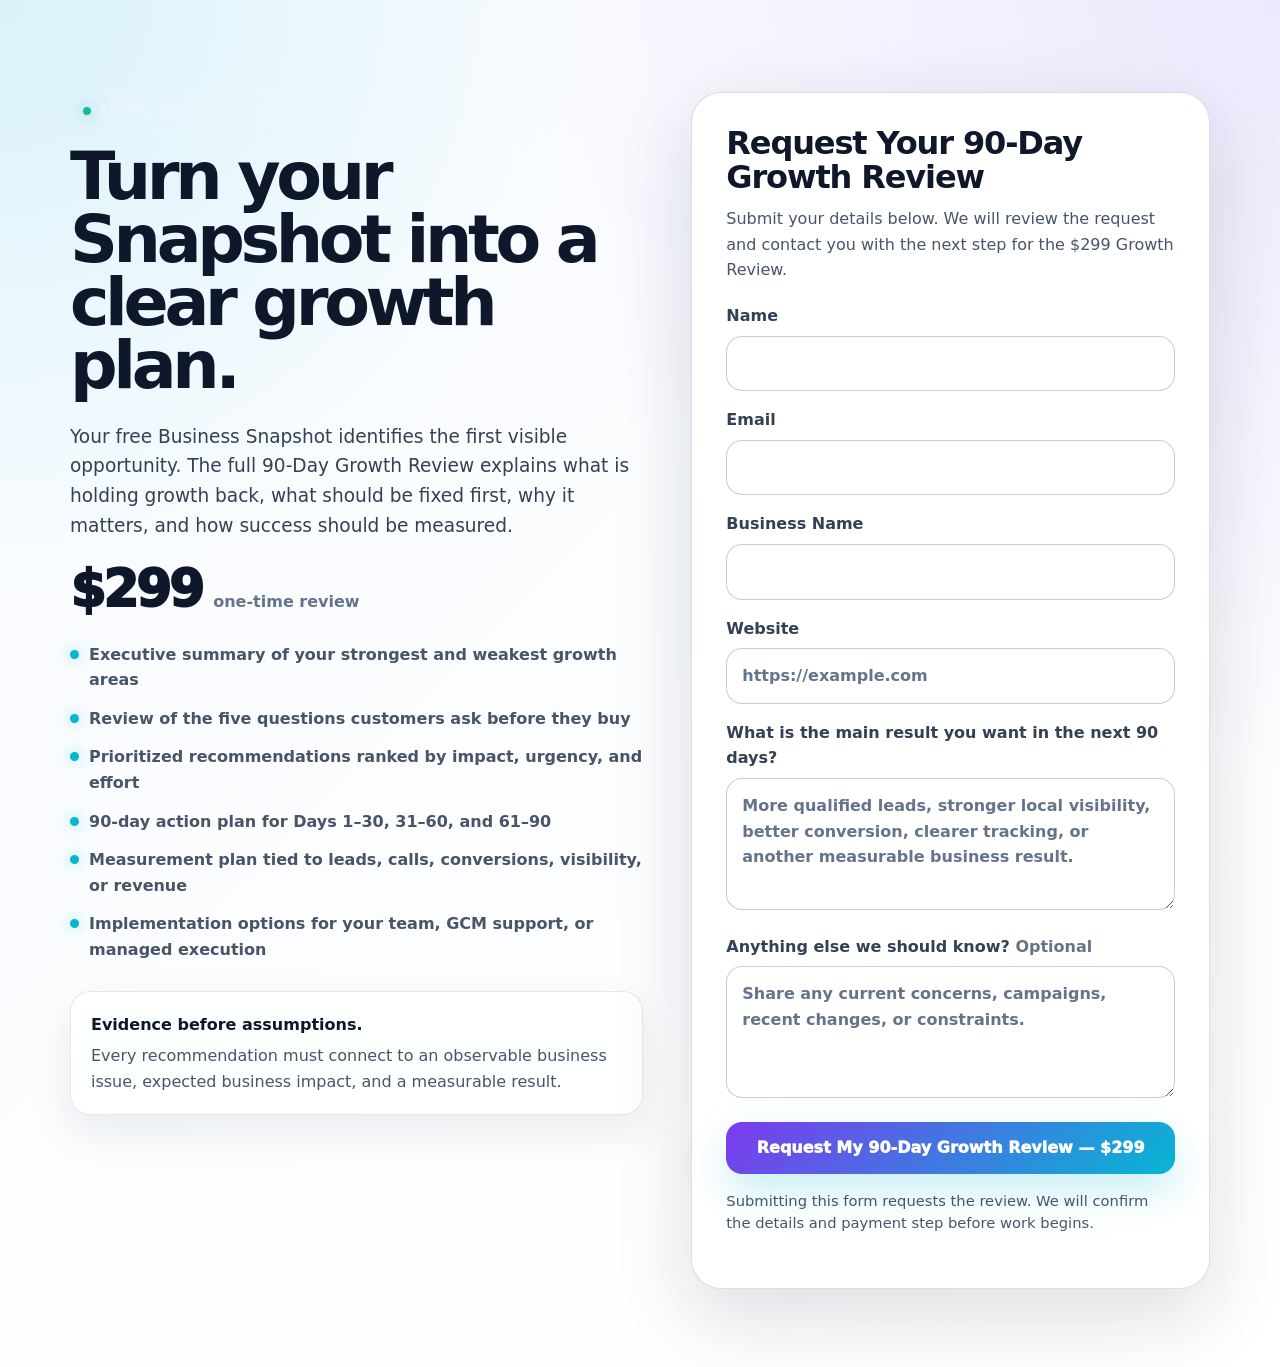
<file: growth-review.html>
<!-- =========================================================
   Global Concepts Media
   File: growth-review.html
   Version: 1.1.1
   Updated: 2026-09-14
   Status: Production Road-Test Candidate
   Sprint: Core Web Vitals — Growth Review Test
   Purpose:
     Preserve the existing 90-Day Growth Review page while
     reducing LCP and Total Blocking Time.

   Performance changes:
     1. Removed render-blocking external styles.css from this page.
     2. Inlined only the CSS required by this page.
     3. Removed unused shared.js from this page.
     4. Delayed Google Analytics until first interaction or
        7 seconds after window load.
     5. Added connection hints for Google Analytics origins.
     6. Preserved GA4 measurement ID G-SS32Y6EEDM.
     7. Preserved existing form fields, content, layout, and
        website-query prefill behavior.

   Baseline before deployment:
     LCP: 4.24s
     TBT: 624ms
     CLS: 0.000

   Fix → Build → Deploy → Test
   ========================================================= -->

<!doctype html>
<html lang="en">
<head>
  <meta charset="utf-8" />

  <meta
    name="viewport"
    content="width=device-width,initial-scale=1"
  />

  <meta
    name="description"
    content="Request a consultant-reviewed 90-Day Growth Review from Global Concepts Media. Get a prioritized growth roadmap based on observable evidence for $299."
  />

  <title>
    90-Day Growth Review — $299 | Global Concepts Media
  </title>

  <link
    rel="canonical"
    href="https://globalconceptsmedia.com/growth-review"
  />

  <link
    rel="icon"
    href="./images/logo.jpg"
  />

  <!--
    Connection hints only.
    The Google Analytics JavaScript itself is intentionally delayed
    so third-party code does not compete with initial rendering.
  -->
  <link
    rel="preconnect"
    href="https://www.googletagmanager.com"
    crossorigin
  />

  <link
    rel="preconnect"
    href="https://www.google-analytics.com"
    crossorigin
  />

  <link
    rel="dns-prefetch"
    href="//www.googletagmanager.com"
  />

  <link
    rel="dns-prefetch"
    href="//www.google-analytics.com"
  />

  <style>
    /* =========================================================
       GCM Growth Review — Critical / Complete Page CSS
       Version: 1.1.0

       This page is intentionally self-contained so the browser
       does not need styles.css before painting the page.
       ========================================================= */

    :root {
      --brand1: #7c3aed;
      --brand2: #06b6d4;
      --brand3: #22c55e;
    }

    * {
      box-sizing: border-box;
    }

    html {
      min-height: 100%;
      text-size-adjust: 100%;
      -webkit-text-size-adjust: 100%;
    }

    body {
      min-height: 100%;
      margin: 0;

      color: #0f172a;

      font-family:
        Inter,
        ui-sans-serif,
        system-ui,
        -apple-system,
        BlinkMacSystemFont,
        "Segoe UI",
        Roboto,
        Helvetica,
        Arial,
        sans-serif;

      line-height: 1.6;

      background:
        radial-gradient(
          circle at top left,
          rgba(6, 182, 212, 0.13),
          transparent 32%
        ),
        radial-gradient(
          circle at top right,
          rgba(124, 58, 237, 0.11),
          transparent 42%
        ),
        linear-gradient(
          135deg,
          #f8fbff,
          #ffffff
        );

      -webkit-font-smoothing: antialiased;
      -moz-osx-font-smoothing: grayscale;

      overflow-x: hidden;
    }

    button,
    input,
    textarea,
    select {
      font: inherit;
    }

    p {
      margin: 0 0 14px;
    }

    ::selection {
      background: rgba(6, 182, 212, 0.30);
    }

    :focus-visible {
      outline: 3px solid rgba(6, 182, 212, 0.62);
      outline-offset: 4px;
      border-radius: 10px;
    }

    .container {
      width: min(
        1140px,
        calc(100% - 40px)
      );

      margin-inline: auto;
    }

    /* ---------------------------------------------------------
       Eyebrow
       --------------------------------------------------------- */

    .eyebrow {
      display: inline-flex;
      align-items: center;
      gap: 8px;

      margin-bottom: 15px;

      padding: 7px 12px;

      border: 1px solid rgba(255, 255, 255, 0.15);
      border-radius: 999px;

      background:
        linear-gradient(
          180deg,
          rgba(255, 255, 255, 0.085),
          rgba(255, 255, 255, 0.038)
        );

      color: rgba(238, 244, 255, 0.90);

      font-size: 0.85rem;
      font-weight: 850;
      letter-spacing: 0.025em;
    }

    .eyebrow::before {
      content: "";

      width: 8px;
      height: 8px;

      flex: 0 0 auto;

      border-radius: 50%;

      background:
        linear-gradient(
          135deg,
          var(--brand2),
          var(--brand3)
        );

      box-shadow:
        0 0 18px rgba(6, 182, 212, 0.78);
    }

    /* ---------------------------------------------------------
       Main page layout
       --------------------------------------------------------- */

    .growth-wrap {
      min-height: 100vh;
      padding: 92px 0 78px;
    }

    .growth-grid {
      display: grid;

      grid-template-columns:
        1.05fr
        0.95fr;

      gap: 48px;

      align-items: start;
    }

    /* ---------------------------------------------------------
       Left column
       --------------------------------------------------------- */

    .growth-copy h1 {
      max-width: 760px;

      margin: 0 0 24px;

      color: #0f172a;

      font-size:
        clamp(
          2.6rem,
          5.2vw,
          5rem
        );

      line-height: 0.95;
      letter-spacing: -0.065em;
    }

    .growth-copy p {
      max-width: 700px;

      color: #334155;

      font-size:
        clamp(
          1.08rem,
          1.45vw,
          1.2rem
        );
    }

    .price-line {
      display: flex;
      align-items: baseline;

      gap: 12px;

      margin: 24px 0 8px;
    }

    .price {
      color: #0f172a;

      font-size:
        clamp(
          2.4rem,
          4vw,
          4rem
        );

      font-weight: 950;
      letter-spacing: -0.055em;
      line-height: 1;
    }

    .price-note {
      color: #64748b;
      font-weight: 800;
    }

    .growth-list {
      display: grid;
      gap: 13px;

      margin: 26px 0 0;
      padding: 0;

      list-style: none;

      color: #475569;
      font-weight: 750;
    }

    .growth-list li {
      display: flex;
      align-items: flex-start;

      gap: 10px;
    }

    .growth-list li::before {
      content: "";

      width: 9px;
      height: 9px;

      flex: 0 0 auto;

      margin-top: 8px;

      border-radius: 50%;

      background: #06b6d4;

      box-shadow:
        0 0 16px rgba(6, 182, 212, 0.55);
    }

    .growth-proof {
      margin-top: 28px;

      padding: 20px;

      border:
        1px solid
        rgba(15, 23, 42, 0.10);

      border-radius: 20px;

      background:
        rgba(255, 255, 255, 0.72);

      box-shadow:
        0 16px 40px
        rgba(15, 23, 42, 0.08);
    }

    .growth-proof strong {
      display: block;

      margin-bottom: 6px;

      color: #0f172a;
    }

    .growth-proof p {
      margin: 0;

      color: #475569;

      font-size: 1rem;
    }

    /* ---------------------------------------------------------
       Form card
       --------------------------------------------------------- */

    .growth-card {
      padding: 34px;

      color: #0f172a;

      background: #ffffff;

      border:
        1px solid
        rgba(15, 23, 42, 0.14);

      border-radius: 30px;

      box-shadow:
        0 26px 80px
        rgba(15, 23, 42, 0.14);
    }

    .growth-card h2 {
      margin: 0 0 12px;

      color: #0f172a;

      font-size: 2rem;

      line-height: 1.05;
      letter-spacing: -0.035em;
    }

    .growth-card p {
      margin: 0 0 20px;

      color: #475569;
    }

    /* ---------------------------------------------------------
       Form
       --------------------------------------------------------- */

    .growth-form {
      display: grid;
      gap: 16px;
    }

    .growth-form label {
      display: block;

      color: #334155;

      font-weight: 900;
    }

    .growth-form label > span {
      display: block;

      margin-bottom: 7px;

      color: #334155;
    }

    .optional {
      display: inline;

      color: #64748b;

      font-weight: 700;
    }

    .growth-form input,
    .growth-form textarea,
    .growth-form select {
      width: 100%;

      padding: 14px 15px;

      color: #0f172a;

      background: #ffffff;

      border:
        1px solid
        rgba(15, 23, 42, 0.22);

      border-radius: 16px;

      outline: none;
    }

    .growth-form input::placeholder,
    .growth-form textarea::placeholder {
      color: #64748b;
      opacity: 1;
    }

    .growth-form input:focus,
    .growth-form textarea:focus,
    .growth-form select:focus {
      border-color: #06b6d4;

      box-shadow:
        0 0 0 4px
        rgba(6, 182, 212, 0.18);
    }

    .growth-form textarea {
      min-height: 132px;

      resize: vertical;
    }

    .growth-form button {
      width: 100%;
      min-height: 52px;

      border: 0;
      border-radius: 16px;

      color: #ffffff;

      background:
        linear-gradient(
          135deg,
          #7c3aed,
          #06b6d4
        );

      font-weight: 950;

      cursor: pointer;

      box-shadow:
        0 18px 42px
        rgba(6, 182, 212, 0.22);

      transition:
        transform 0.16s ease,
        box-shadow 0.16s ease;
    }

    .growth-form button:hover {
      transform: translateY(-2px);

      box-shadow:
        0 24px 58px
        rgba(6, 182, 212, 0.28);
    }

    .form-note {
      margin: 0;

      color: #64748b;

      font-size: 0.92rem;

      line-height: 1.5;
    }

    /* ---------------------------------------------------------
       Responsive
       --------------------------------------------------------- */

    @media (max-width: 900px) {
      .growth-wrap {
        padding: 58px 0;
      }

      .growth-grid {
        grid-template-columns: 1fr;

        gap: 28px;
      }
    }

    @media (max-width: 680px) {
      .growth-card {
        padding: 22px;

        border-radius: 24px;
      }
    }
  </style>

  <!-- =======================================================
       GA4 lightweight bootstrap

       Important:
       These calls only populate dataLayer. They do NOT download
       Google's external JavaScript yet.
       ======================================================= -->

  <script>
    window.dataLayer = window.dataLayer || [];

    function gtag() {
      window.dataLayer.push(arguments);
    }

    gtag("js", new Date());

    gtag(
      "config",
      "G-SS32Y6EEDM",
      {
        anonymize_ip: true
      }
    );
  </script>
</head>

<body>
  <main class="growth-wrap">
    <div class="container growth-grid">

      <!-- =====================================================
           Growth Review offer
           ===================================================== -->

      <section class="growth-copy">

        <div class="eyebrow">
          90-Day Growth Review™
        </div>

        <h1>
          Turn your Snapshot into a clear growth plan.
        </h1>

        <p>
          Your free Business Snapshot identifies the first visible opportunity.
          The full 90-Day Growth Review explains what is holding growth back,
          what should be fixed first, why it matters, and how success should be measured.
        </p>

        <div class="price-line">
          <span class="price">
            $299
          </span>

          <span class="price-note">
            one-time review
          </span>
        </div>

        <ul class="growth-list">
          <li>
            Executive summary of your strongest and weakest growth areas
          </li>

          <li>
            Review of the five questions customers ask before they buy
          </li>

          <li>
            Prioritized recommendations ranked by impact, urgency, and effort
          </li>

          <li>
            90-day action plan for Days 1–30, 31–60, and 61–90
          </li>

          <li>
            Measurement plan tied to leads, calls, conversions, visibility, or revenue
          </li>

          <li>
            Implementation options for your team, GCM support, or managed execution
          </li>
        </ul>

        <div class="growth-proof">
          <strong>
            Evidence before assumptions.
          </strong>

          <p>
            Every recommendation must connect to an observable business issue,
            expected business impact, and a measurable result.
          </p>
        </div>
      </section>

      <!-- =====================================================
           Growth Review request form
           ===================================================== -->

      <section
        class="growth-card"
        aria-label="90-Day Growth Review request form"
      >

        <h2>
          Request Your 90-Day Growth Review
        </h2>

        <p>
          Submit your details below. We will review the request and contact you
          with the next step for the $299 Growth Review.
        </p>

        <form
          class="growth-form"
          name="growth-review"
          method="POST"
          data-netlify="true"
          netlify-honeypot="bot-field"
        >

          <input
            type="hidden"
            name="form-name"
            value="growth-review"
          />

          <input
            type="hidden"
            name="product"
            value="90-Day Growth Review"
          />

          <input
            type="hidden"
            name="price"
            value="$299"
          />

          <p hidden>
            <label>
              Do not fill this out:
              <input name="bot-field" />
            </label>
          </p>

          <label>
            <span>
              Name
            </span>

            <input
              type="text"
              name="name"
              autocomplete="name"
              required
            />
          </label>

          <label>
            <span>
              Email
            </span>

            <input
              type="email"
              name="email"
              autocomplete="email"
              required
            />
          </label>

          <label>
            <span>
              Business Name
            </span>

            <input
              type="text"
              name="business-name"
              autocomplete="organization"
              required
            />
          </label>

          <label>
            <span>
              Website
            </span>

            <input
              type="url"
              name="website"
              id="website"
              autocomplete="url"
              placeholder="https://example.com"
              required
            />
          </label>

          <label>
            <span>
              What is the main result you want in the next 90 days?
            </span>

            <textarea
              name="growth-goal"
              placeholder="More qualified leads, stronger local visibility, better conversion, clearer tracking, or another measurable business result."
              required
            ></textarea>
          </label>

          <label>
            <span>
              Anything else we should know?
              <span class="optional">
                Optional
              </span>
            </span>

            <textarea
              name="additional-context"
              placeholder="Share any current concerns, campaigns, recent changes, or constraints."
            ></textarea>
          </label>

          <button type="submit">
            Request My 90-Day Growth Review — $299
          </button>

          <p class="form-note">
            Submitting this form requests the review. We will confirm the details
            and payment step before work begins.
          </p>
        </form>
      </section>
    </div>
  </main>

  <script>
    /* =========================================================
       Website field prefill
       Preserves existing behavior:
       /growth-review?website=https://example.com
       ========================================================= */

    (function () {
      const params =
        new URLSearchParams(
          window.location.search
        );

      const websiteField =
        document.getElementById(
          "website"
        );

      const websiteFromQuery =
        params.get(
          "website"
        );

      if (
        websiteFromQuery &&
        websiteField
      ) {
        websiteField.value =
          websiteFromQuery;
      }
    })();


    /* =========================================================
       Deferred GA4 loader
       Version: 1.1.0

       Goal:
       Keep Google's third-party JavaScript outside the critical
       rendering and initial-interactivity window.

       GA loads:
         - immediately after meaningful user interaction, OR
         - automatically 7 seconds after window load.

       The dataLayer/config calls above remain queued until the
       external gtag.js library arrives.
       ========================================================= */

    (function () {
      "use strict";

      const GA_MEASUREMENT_ID =
        "G-SS32Y6EEDM";

      const ANALYTICS_DELAY_MS =
        7000;

      let analyticsLoaded =
        false;

      function loadAnalytics() {
        if (analyticsLoaded) {
          return;
        }

        analyticsLoaded =
          true;

        const script =
          document.createElement(
            "script"
          );

        script.async =
          true;

        script.src =
          "https://www.googletagmanager.com/gtag/js?id=" +
          encodeURIComponent(
            GA_MEASUREMENT_ID
          );

        document.head.appendChild(
          script
        );

        removeInteractionListeners();
      }

      const interactionEvents = [
        "pointerdown",
        "keydown",
        "touchstart",
        "scroll"
      ];

      function removeInteractionListeners() {
        interactionEvents.forEach(
          function (eventName) {
            window.removeEventListener(
              eventName,
              loadAnalytics,
              false
            );
          }
        );
      }

      interactionEvents.forEach(
        function (eventName) {
          window.addEventListener(
            eventName,
            loadAnalytics,
            {
              once: true,
              passive: true
            }
          );
        }
      );

      window.addEventListener(
        "load",
        function () {
          window.setTimeout(
            loadAnalytics,
            ANALYTICS_DELAY_MS
          );
        },
        {
          once: true
        }
      );
    })();
  </script>
</body>
</html>
</file>
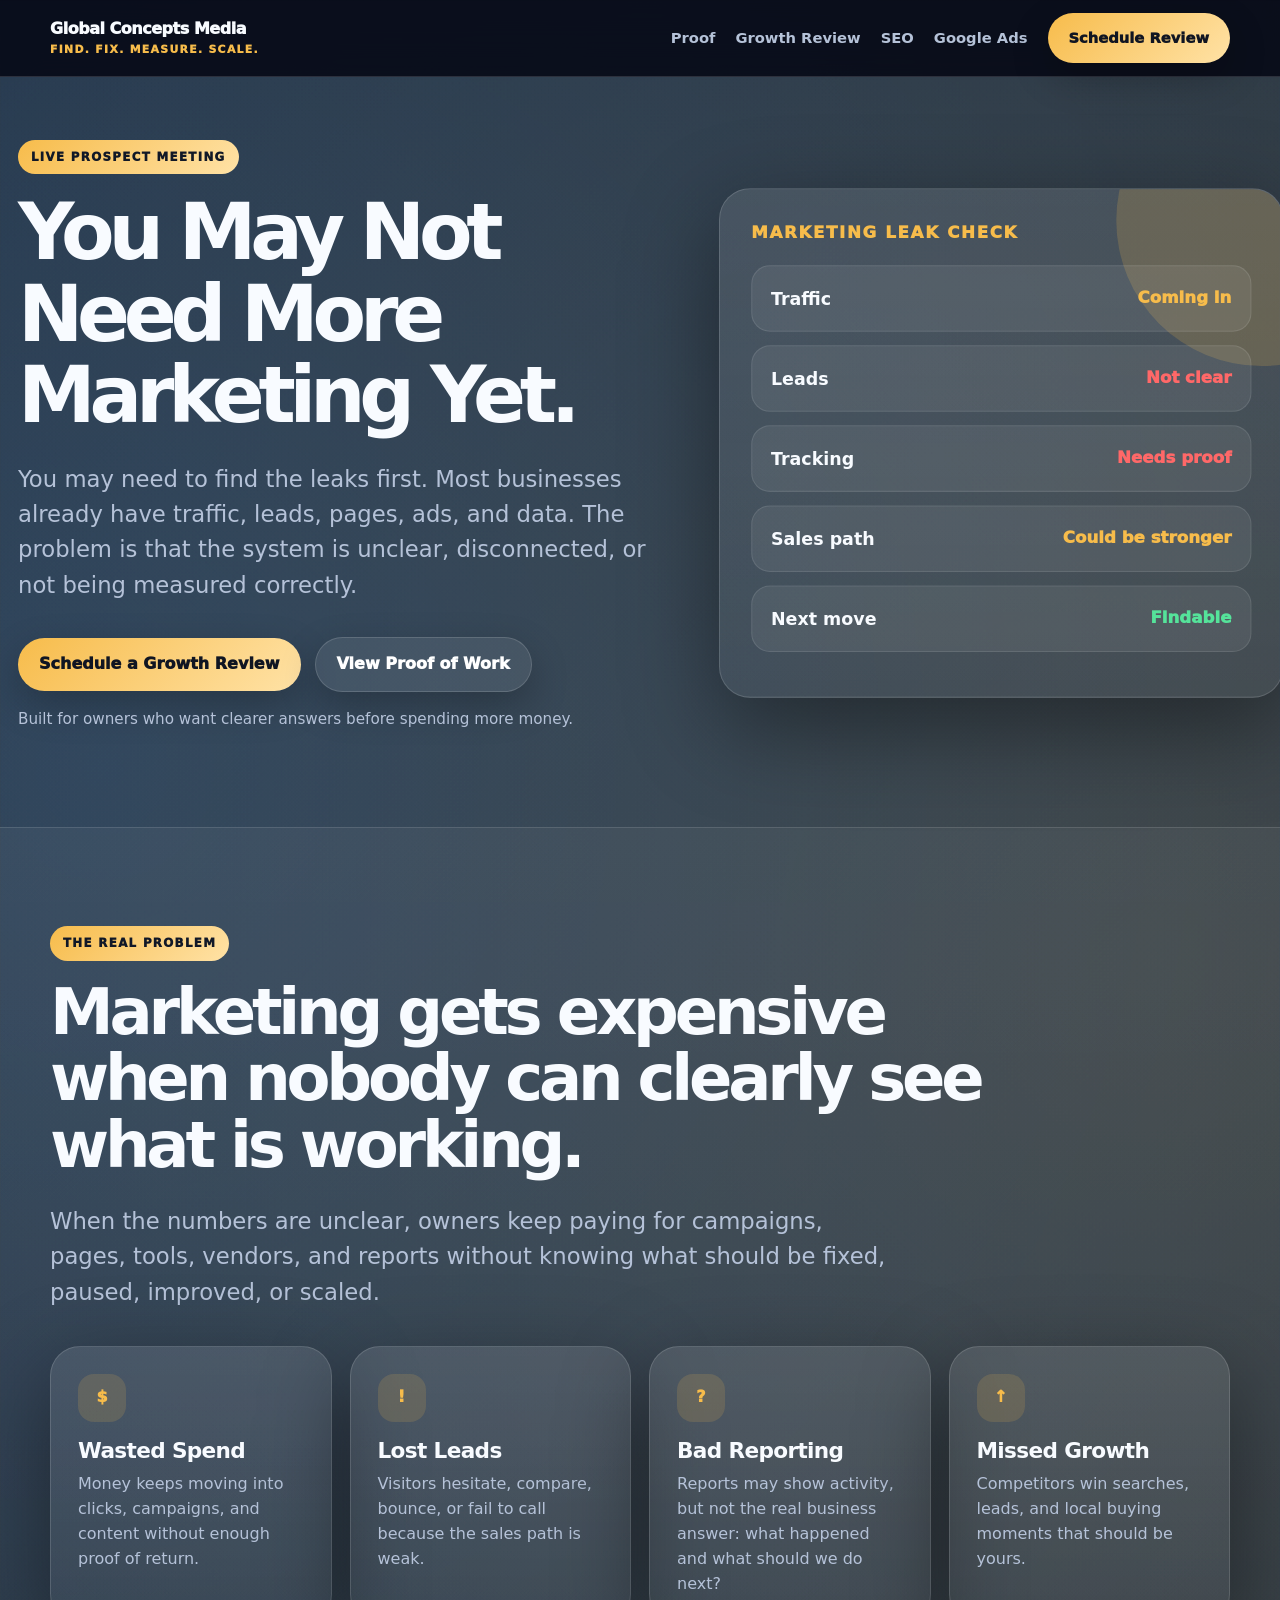
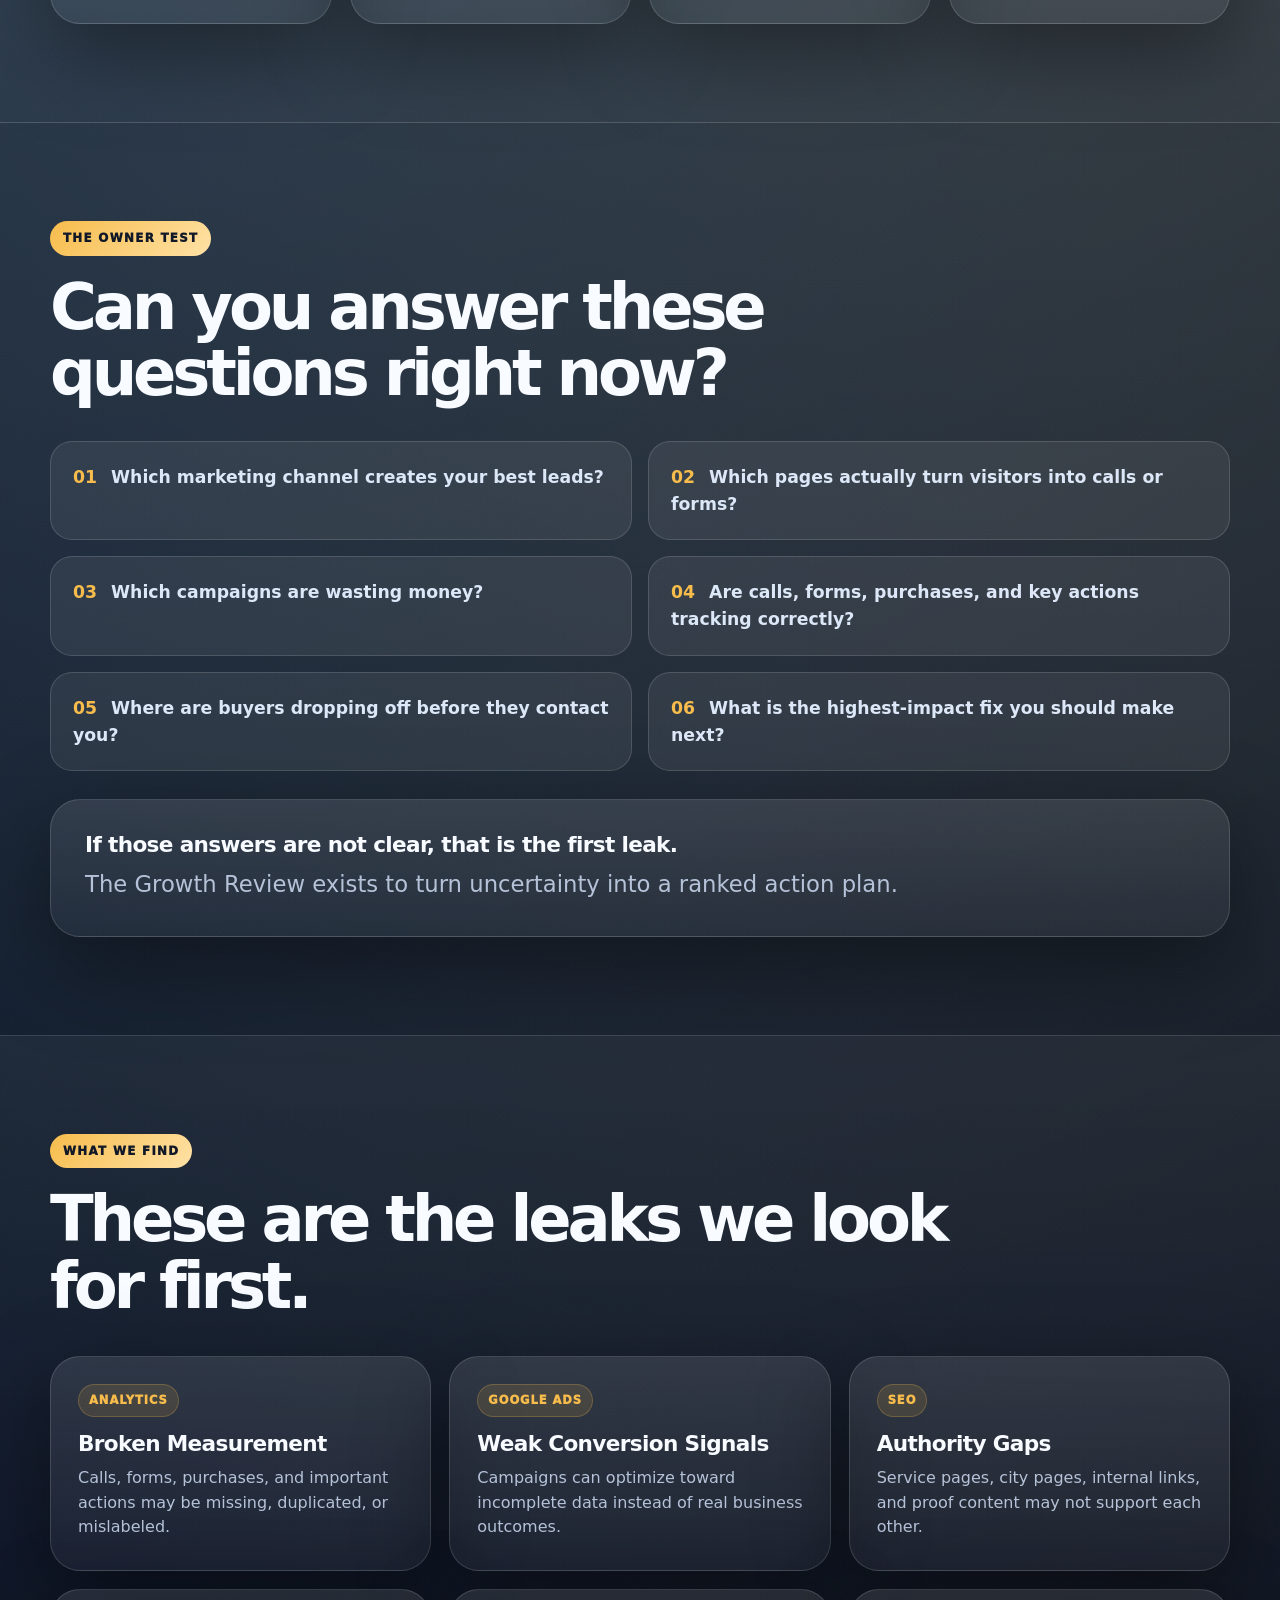
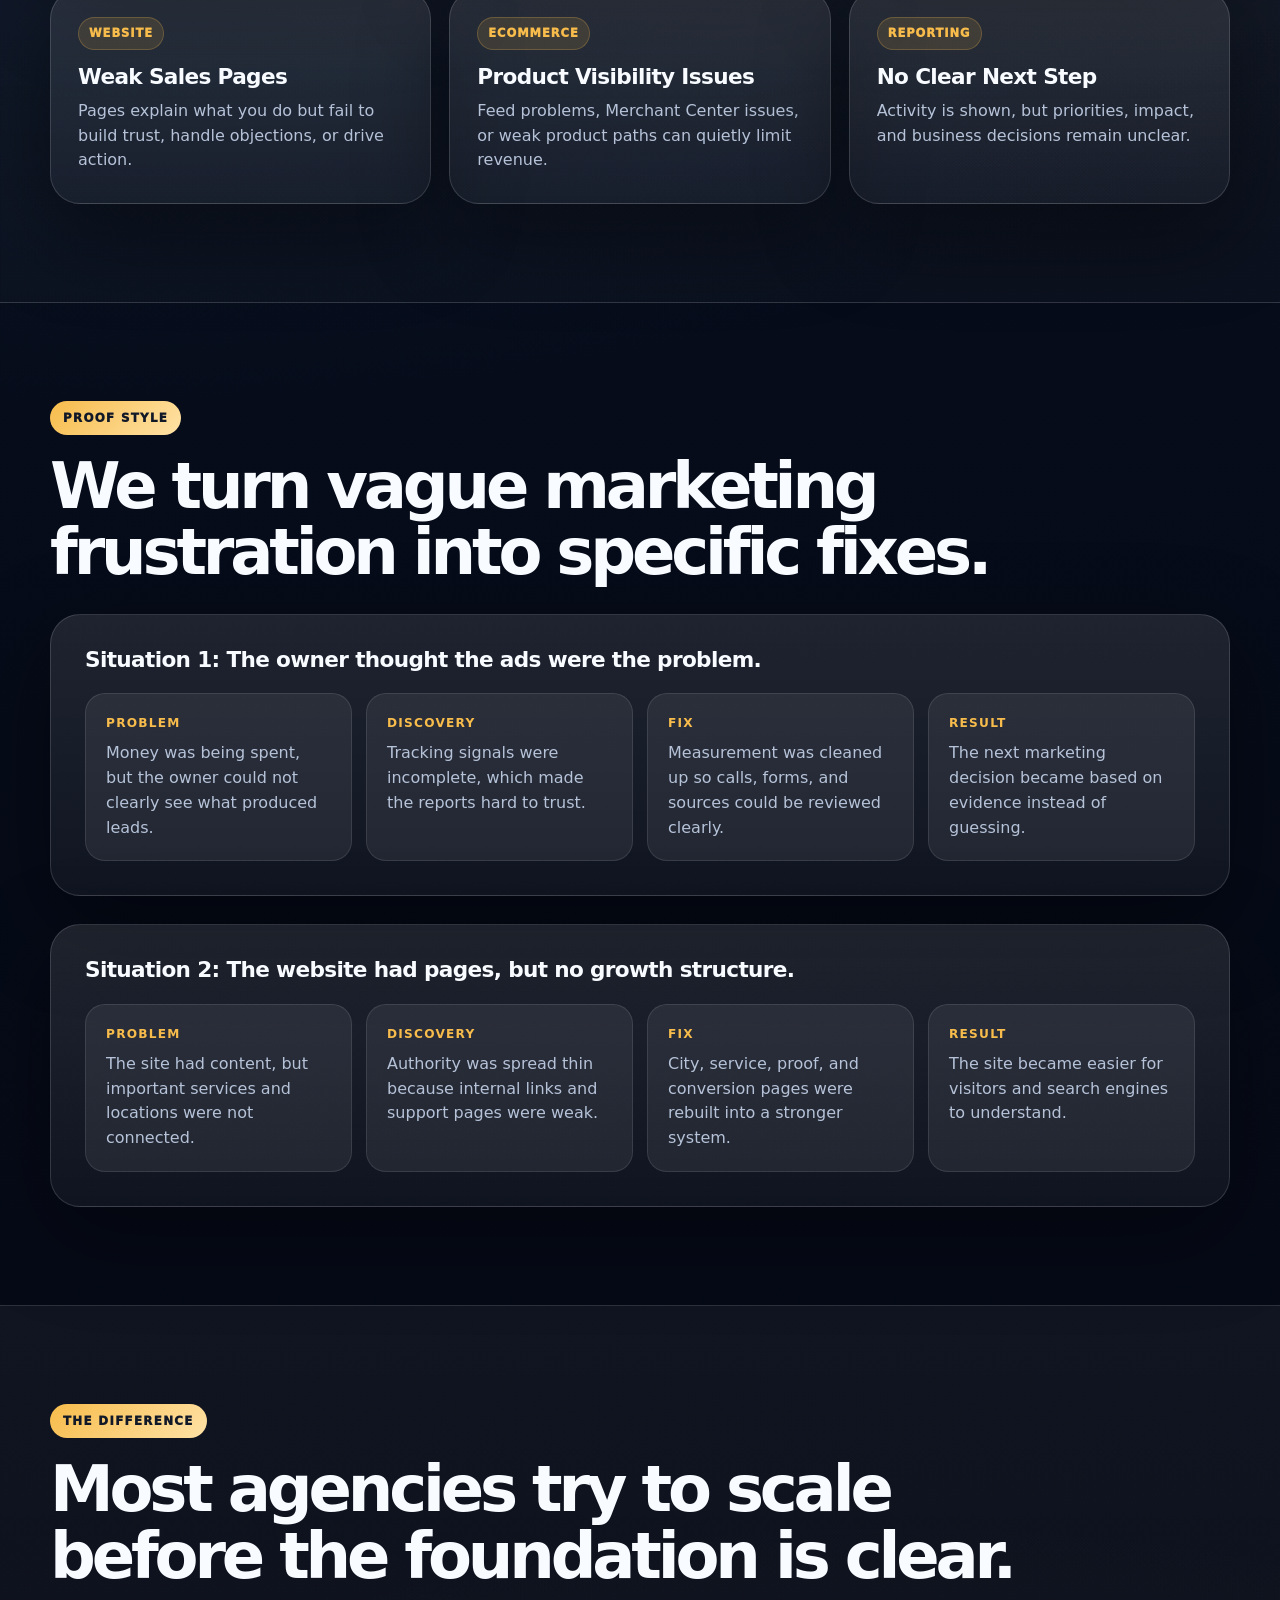
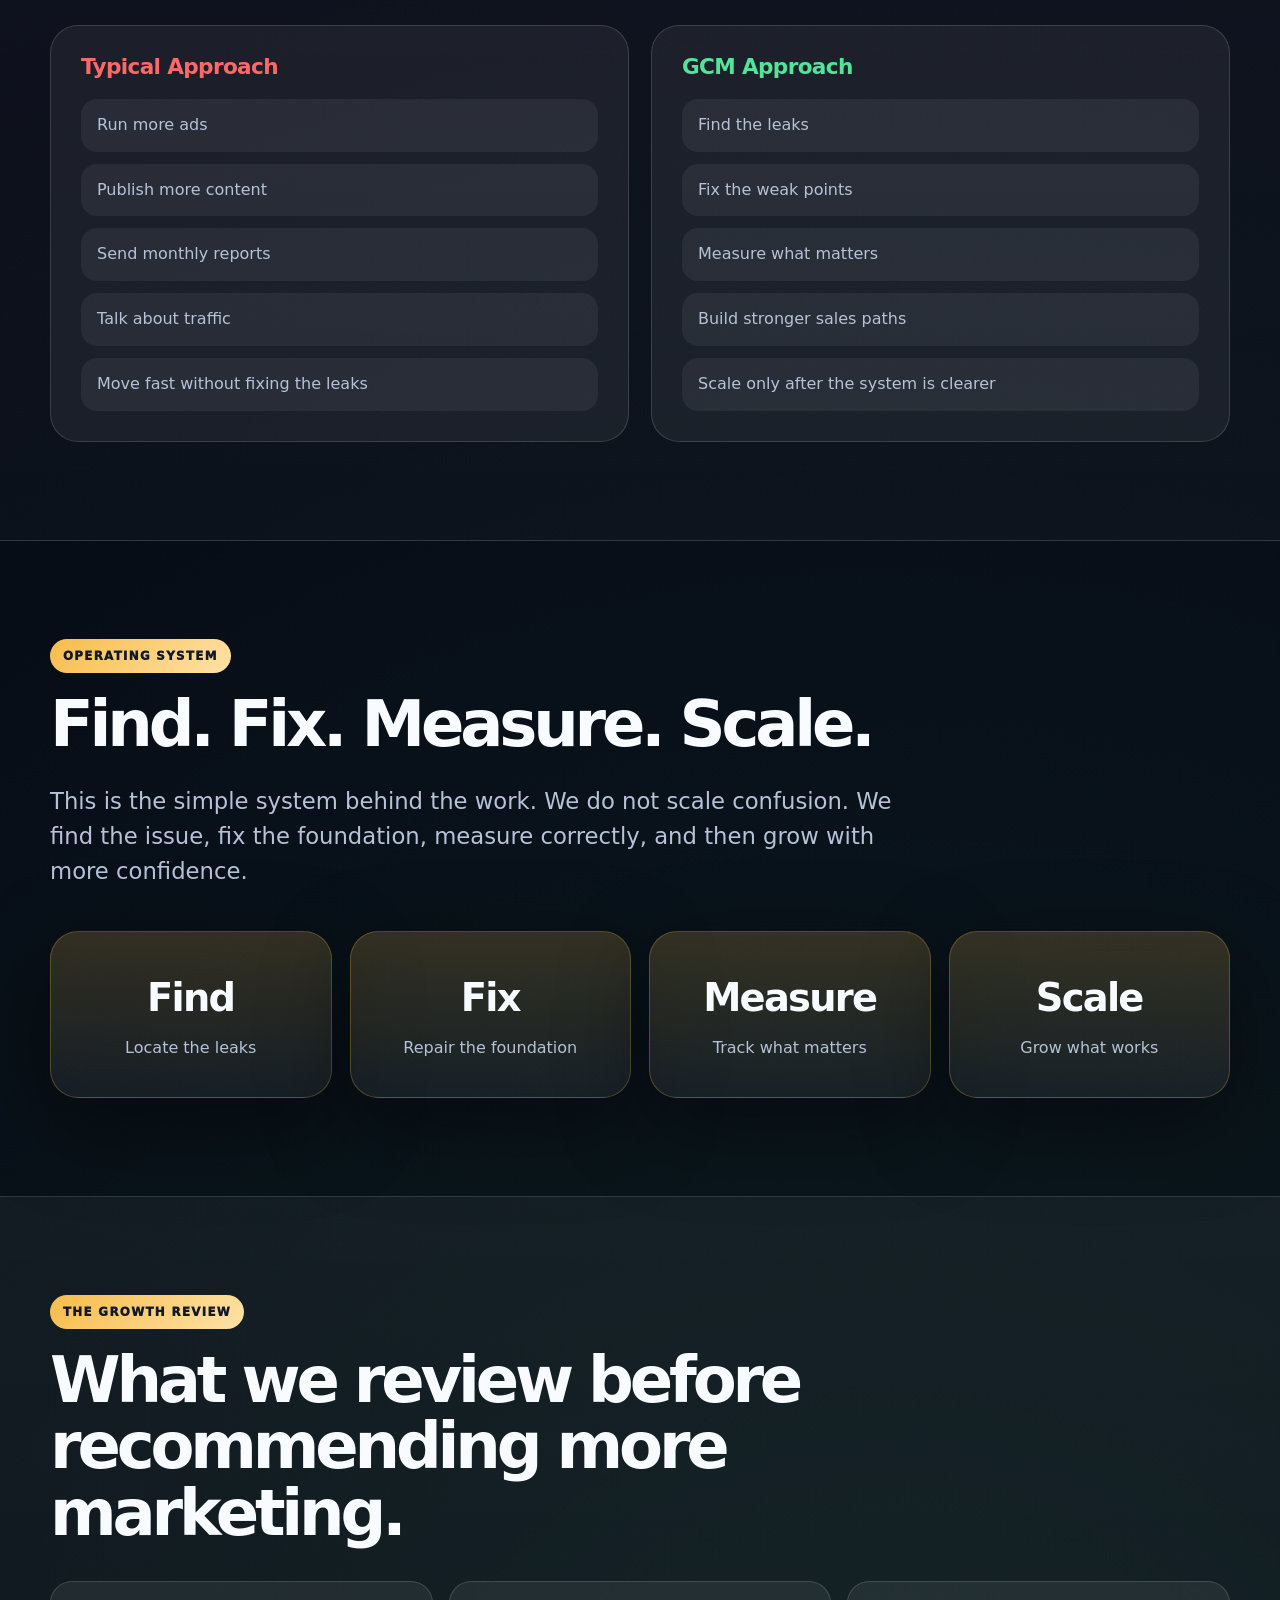
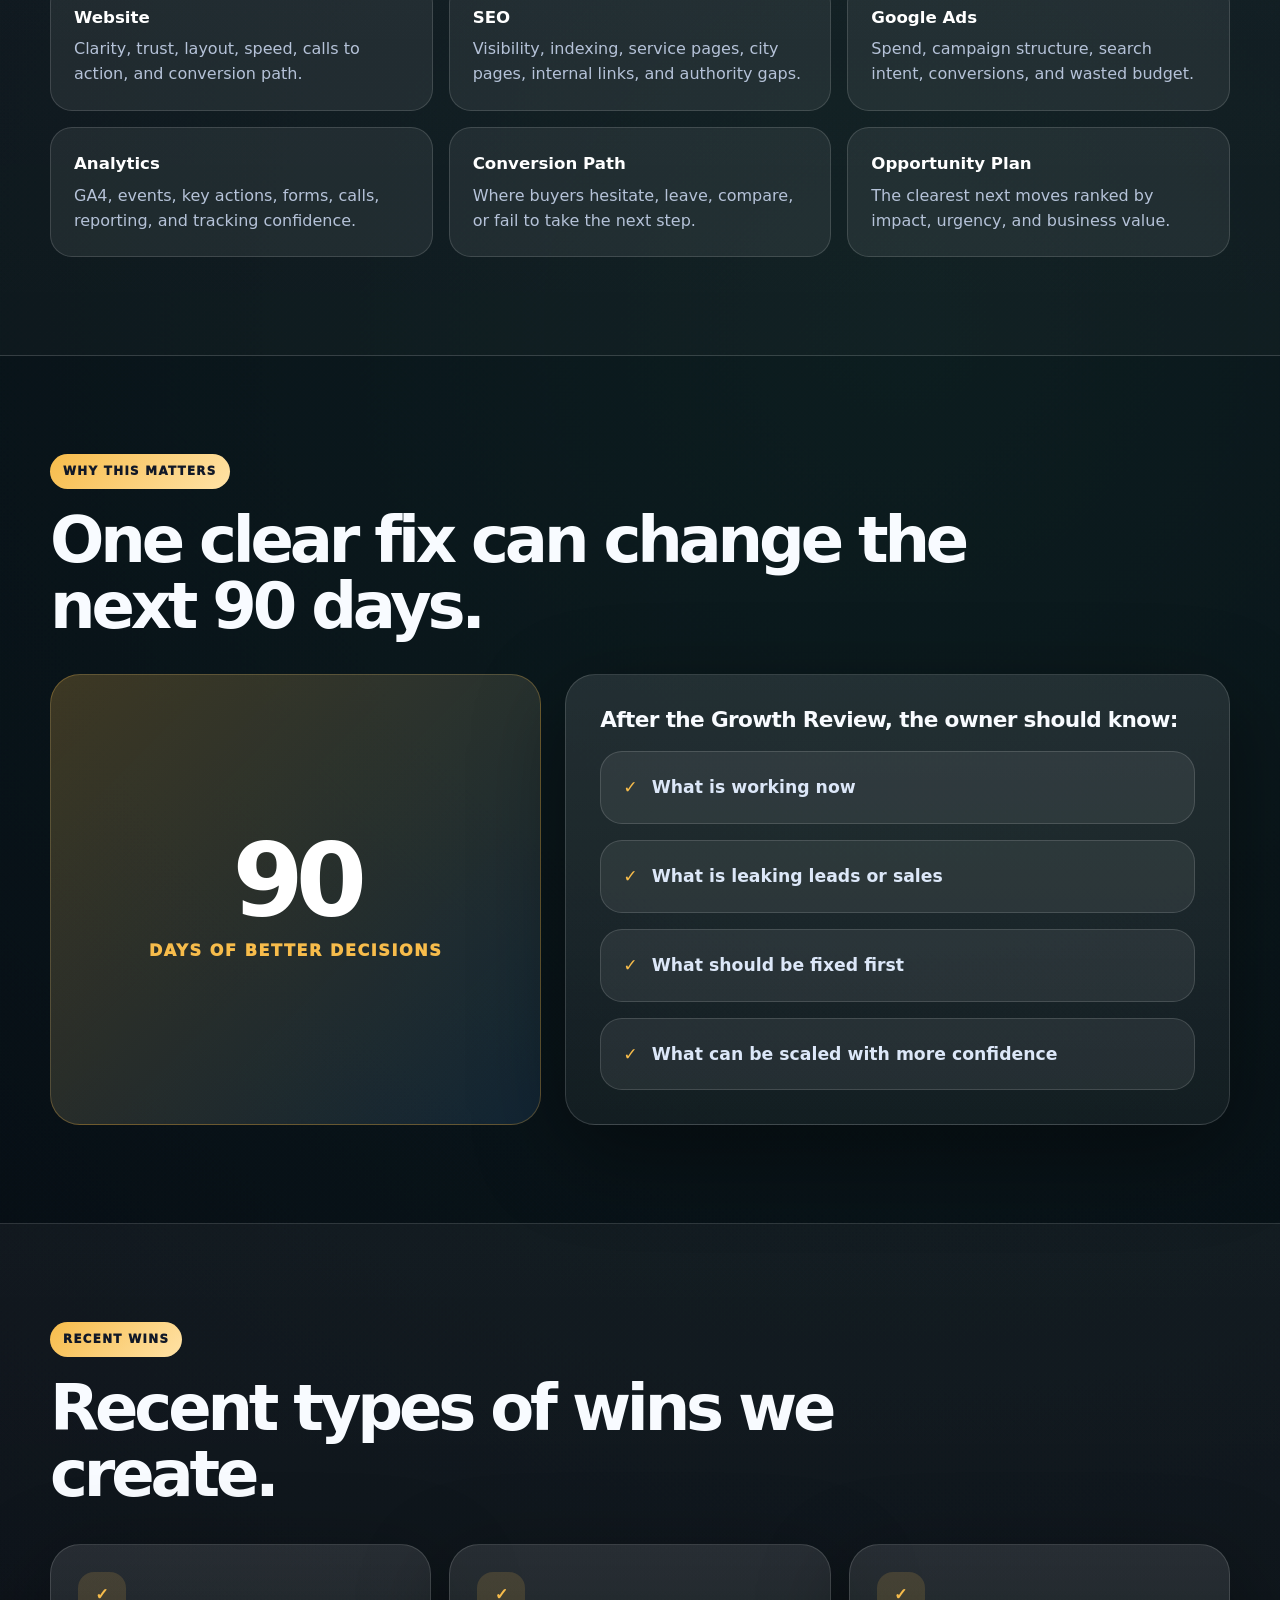
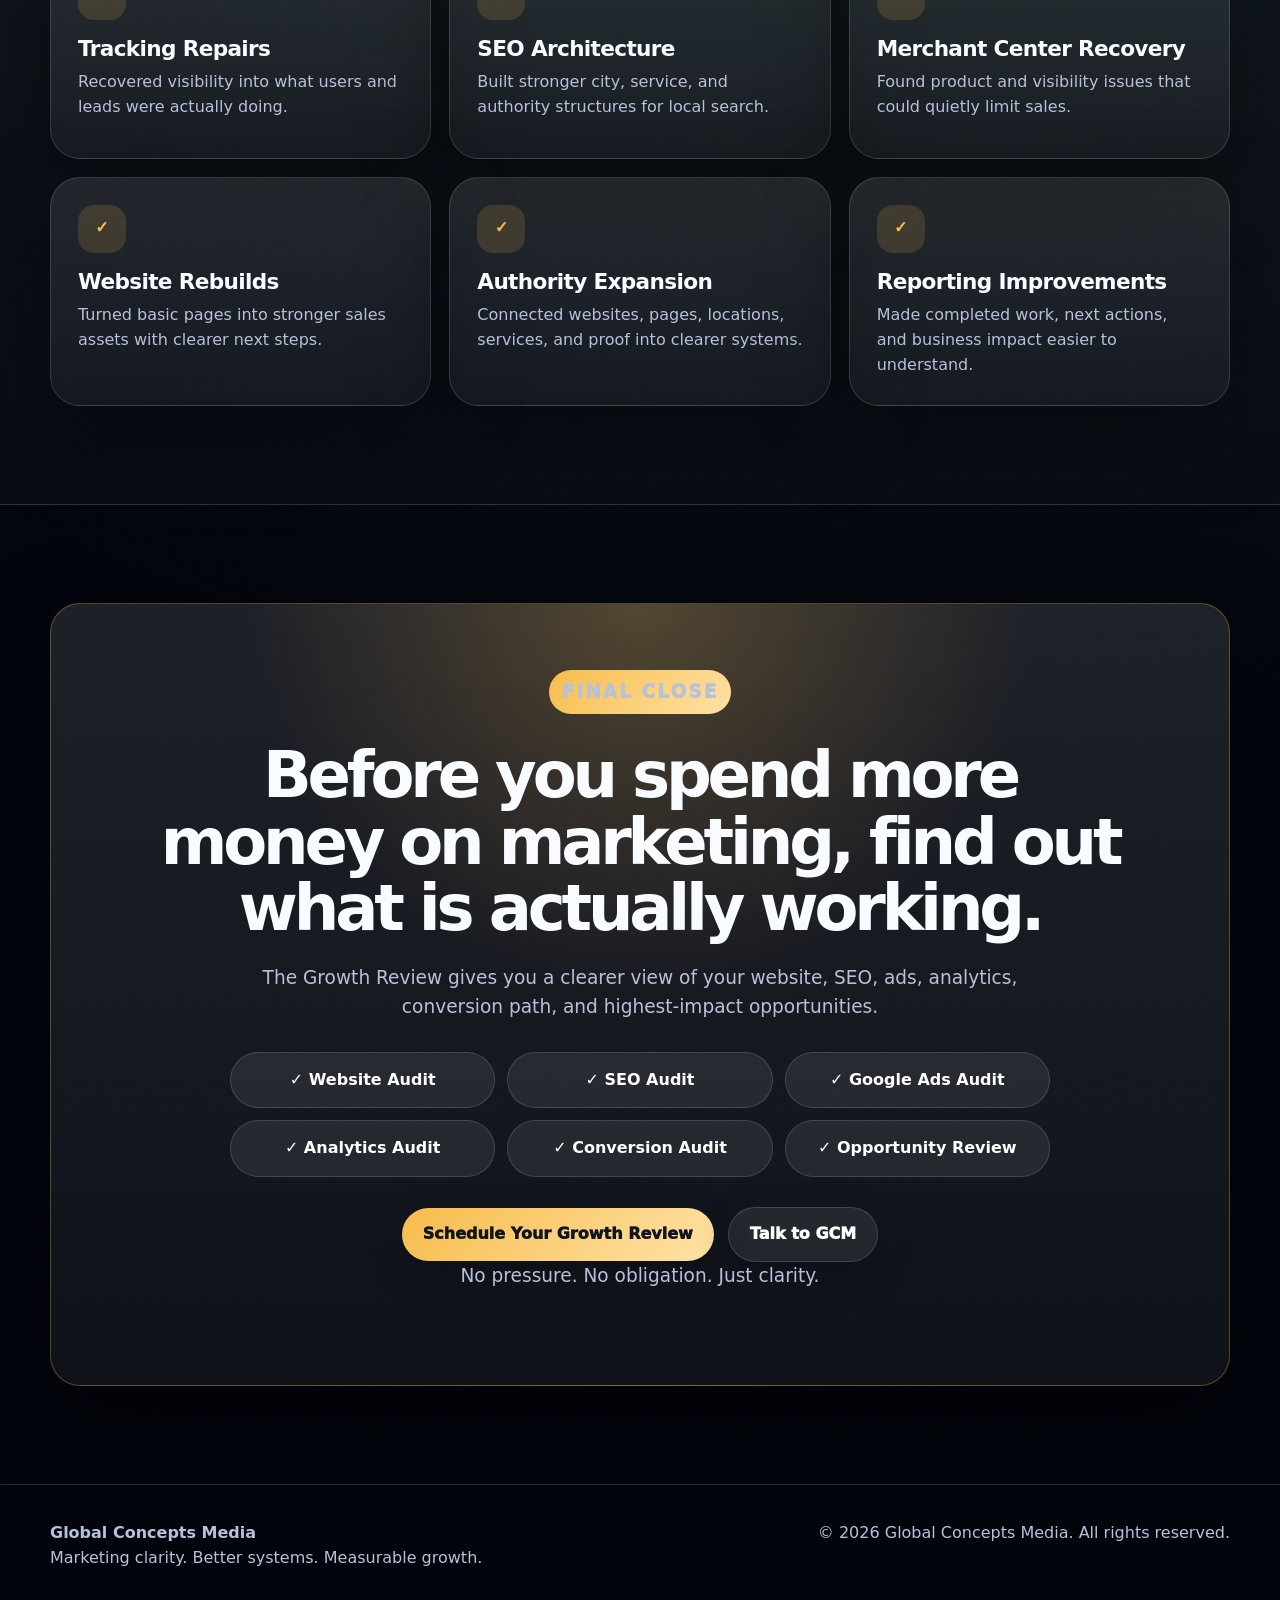
<file: sales-presentation.html>
<!-- =========================================================
   Global Concepts Media
   File: sales-presentation.html
   Version: 1.0.2
   Updated: 2026-10-01
   Status: Production
   Sprint: Core Web Vitals + Search Indexing

   Performance changes:
     1. Removed immediate external GA4 JavaScript from the head.
     2. Migrated GA4 from G-0SN72D1GNG to G-SS32Y6EEDM.
     3. Delayed Google Analytics until first interaction or
        7 seconds after window load.
     4. Added connection hints for Google Analytics origins.
     5. Preserved the complete self-contained presentation design.
     6. Preserved all content and navigation.
     7. Preserved dynamic copyright year.

   Presentation spacing — Version 1.0.2:
     1. Removes oversized first-screen vertical centering.
     2. Moves the hero content upward beneath the navigation.
     3. Gives the hero content more usable large-screen width.
     4. Keeps the Marketing Leak Check visible in the first screen.
     5. Preserves content, navigation, CTA behavior, and analytics.

   SEO change — Version 1.0.1:
     1. Changed robots directive from noindex,follow
        to index,follow.
     2. Page may now be indexed by Google.

   Verified PageSpeed Mobile:
     Performance: 100
     FCP: 1.5s
     LCP: 1.5s
     TBT: 0ms
     CLS: 0

   Fix → Build → Deploy → Test
   ========================================================= -->

<!doctype html>
<html lang="en">
<head>
  <meta charset="utf-8" />
  <meta name="viewport" content="width=device-width,initial-scale=1" />

  <title>Sales Presentation | Global Concepts Media</title>

  <meta
    name="description"
    content="A live sales presentation page from Global Concepts Media that helps business owners find marketing leaks, fix weak points, measure what matters, and schedule a Growth Review."
  />

  <meta
    name="robots"
    content="index,follow"
  />

  <link
    rel="canonical"
    href="https://globalconceptsmedia.com/sales-presentation"
  />

  <link
    rel="icon"
    href="./images/logo.jpg"
  />

  <link
    rel="preconnect"
    href="https://www.googletagmanager.com"
    crossorigin
  />

  <link
    rel="preconnect"
    href="https://www.google-analytics.com"
    crossorigin
  />

  <link
    rel="dns-prefetch"
    href="//www.googletagmanager.com"
  />

  <style>
    :root{
      --bg:#050814;
      --bg2:#091426;
      --panel:#101d34;
      --panel2:#142743;
      --text:#f8fbff;
      --muted:#b5c2d8;
      --soft:#dce7f8;
      --line:rgba(255,255,255,.14);
      --gold:#f7bc4b;
      --gold2:#ffe2a6;
      --blue:#58a9ff;
      --green:#55e39a;
      --red:#ff6868;
      --purple:#9b7cff;
      --shadow:0 28px 90px rgba(0,0,0,.42);
      --radius:30px;
      --max:1180px;
    }

    *{
      box-sizing:border-box;
    }

    html{
      scroll-behavior:smooth;
    }

    body{
      margin:0;
      font-family:
        Inter,
        system-ui,
        -apple-system,
        BlinkMacSystemFont,
        "Segoe UI",
        sans-serif;
      color:var(--text);
      background:
        radial-gradient(
          circle at 8% 8%,
          rgba(88,169,255,.25),
          transparent 32%
        ),
        radial-gradient(
          circle at 90% 10%,
          rgba(247,188,75,.22),
          transparent 28%
        ),
        radial-gradient(
          circle at 70% 70%,
          rgba(85,227,154,.10),
          transparent 30%
        ),
        linear-gradient(
          180deg,
          var(--bg2),
          var(--bg) 56%,
          #03050d
        );
      line-height:1.55;
    }

    a{
      text-decoration:none;
      color:inherit;
    }

    .wrap{
      width:min(
        var(--max),
        calc(100% - 36px)
      );
      margin:auto;
    }

    header{
      position:sticky;
      top:0;
      z-index:100;
      backdrop-filter:blur(18px);
      background:rgba(5,8,20,.86);
      border-bottom:1px solid var(--line);
    }

    .nav{
      min-height:76px;
      display:flex;
      align-items:center;
      justify-content:space-between;
      gap:24px;
    }

    .brand{
      display:flex;
      flex-direction:column;
      font-weight:1000;
      letter-spacing:-.03em;
      line-height:1.05;
    }

    .brand small{
      margin-top:6px;
      color:var(--gold);
      font-size:.68rem;
      letter-spacing:.12em;
      text-transform:uppercase;
      font-weight:950;
    }

    .navlinks{
      display:flex;
      gap:20px;
      align-items:center;
      color:var(--muted);
      font-size:.92rem;
      font-weight:850;
    }

    .navlinks a:hover{
      color:white;
    }

    .btn{
      display:inline-flex;
      align-items:center;
      justify-content:center;
      padding:14px 21px;
      border-radius:999px;
      font-weight:1000;
      border:1px solid var(--line);
      transition:.18s ease;
      box-shadow:0 14px 38px rgba(0,0,0,.24);
    }

    .btn:hover{
      transform:translateY(-2px);
    }

    .btn-primary{
      background:
        linear-gradient(
          135deg,
          var(--gold),
          var(--gold2)
        );
      color:#101522;
      border:0;
    }

    .btn-secondary{
      background:rgba(255,255,255,.08);
      color:white;
    }

    section{
      padding:98px 0;
      position:relative;
    }

    .slide{
      min-height:auto;
      display:flex;
      align-items:flex-start;
      padding-top:clamp(54px,7vh,86px);
      padding-bottom:clamp(72px,9vh,112px);
    }

    .slide:first-of-type .hero-grid{
      width:min(1380px,calc(100% - 36px));
    }

    .slide:first-of-type h1{
      font-size:clamp(3.8rem,6.1vw,7.2rem);
    }

    .slide:first-of-type .scoreboard{
      transform:scale(1.04);
      transform-origin:center left;
    }

    .eyebrow{
      display:inline-flex;
      align-items:center;
      gap:8px;
      margin:0 0 18px;
      padding:8px 13px;
      border-radius:999px;
      background:
        linear-gradient(
          135deg,
          var(--gold),
          var(--gold2)
        );
      color:#111827;
      font-weight:1000;
      font-size:.74rem;
      text-transform:uppercase;
      letter-spacing:.11em;
    }

    h1,
    h2,
    h3{
      margin:0;
      line-height:1.04;
    }

    h1{
      font-size:
        clamp(
          3.2rem,
          7.8vw,
          7.5rem
        );
      letter-spacing:-.08em;
      max-width:1040px;
    }

    h2{
      font-size:
        clamp(
          2.35rem,
          5vw,
          5.15rem
        );
      letter-spacing:-.065em;
      max-width:980px;
      margin-bottom:22px;
    }

    h3{
      font-size:1.35rem;
      letter-spacing:-.03em;
      margin-bottom:10px;
    }

    .lead{
      font-size:
        clamp(
          1.12rem,
          1.8vw,
          1.42rem
        );
      color:var(--muted);
      max-width:850px;
      margin:26px 0 34px;
    }

    .hero-grid{
      display:grid;
      grid-template-columns:
        1.1fr .9fr;
      gap:38px;
      align-items:center;
    }

    .cta-row{
      display:flex;
      flex-wrap:wrap;
      gap:14px;
      align-items:center;
    }

    .note{
      color:var(--muted);
      font-size:.95rem;
      margin-top:16px;
    }

    .panel,
    .card,
    .offer,
    .story,
    .scoreboard{
      background:
        linear-gradient(
          180deg,
          rgba(255,255,255,.10),
          rgba(255,255,255,.045)
        );
      border:1px solid var(--line);
      border-radius:var(--radius);
      box-shadow:var(--shadow);
    }

    .scoreboard{
      padding:30px;
      position:relative;
      overflow:hidden;
    }

    .scoreboard:before{
      content:"";
      position:absolute;
      width:280px;
      height:280px;
      border-radius:50%;
      right:-120px;
      top:-110px;
      background:rgba(247,188,75,.18);
    }

    .score-title{
      position:relative;
      font-size:1rem;
      color:var(--gold);
      font-weight:1000;
      text-transform:uppercase;
      letter-spacing:.1em;
      margin-bottom:18px;
    }

    .metric{
      position:relative;
      display:grid;
      grid-template-columns:
        1fr auto;
      gap:16px;
      padding:18px;
      border-radius:18px;
      background:rgba(255,255,255,.07);
      border:
        1px solid
        rgba(255,255,255,.10);
      margin-bottom:13px;
    }

    .metric strong{
      font-size:1.05rem;
    }

    .metric span{
      font-weight:950;
    }

    .red{
      color:var(--red)!important;
    }

    .green{
      color:var(--green)!important;
    }

    .gold{
      color:var(--gold)!important;
    }

    .blue{
      color:var(--blue)!important;
    }

    .band{
      background:
        linear-gradient(
          180deg,
          rgba(255,255,255,.045),
          rgba(255,255,255,.02)
        );
      border-top:
        1px solid var(--line);
      border-bottom:
        1px solid var(--line);
    }

    .cards{
      display:grid;
      grid-template-columns:
        repeat(4,1fr);
      gap:18px;
      margin-top:36px;
    }

    .cards.three{
      grid-template-columns:
        repeat(3,1fr);
    }

    .cards.two{
      grid-template-columns:
        repeat(2,1fr);
    }

    .card{
      padding:27px;
      min-height:215px;
    }

    .card p,
    .story p{
      color:var(--muted);
      margin:0;
    }

    .tag{
      display:inline-flex;
      padding:7px 10px;
      border-radius:999px;
      background:rgba(247,188,75,.13);
      border:
        1px solid
        rgba(247,188,75,.24);
      color:var(--gold);
      font-size:.72rem;
      font-weight:1000;
      letter-spacing:.08em;
      text-transform:uppercase;
      margin-bottom:16px;
    }

    .icon{
      width:48px;
      height:48px;
      border-radius:16px;
      display:grid;
      place-items:center;
      background:rgba(247,188,75,.15);
      color:var(--gold);
      font-weight:1000;
      margin-bottom:18px;
    }

    .question-grid{
      display:grid;
      grid-template-columns:
        repeat(2,1fr);
      gap:16px;
      margin-top:34px;
    }

    .question{
      padding:22px;
      border-radius:22px;
      background:rgba(255,255,255,.07);
      border:1px solid var(--line);
      color:var(--soft);
      font-size:1.08rem;
      font-weight:800;
    }

    .question span{
      color:var(--gold);
      margin-right:8px;
    }

    .story{
      padding:34px;
      margin-top:28px;
    }

    .story-grid{
      display:grid;
      grid-template-columns:
        repeat(4,1fr);
      gap:14px;
      margin-top:22px;
    }

    .step{
      padding:20px;
      border-radius:20px;
      background:rgba(255,255,255,.07);
      border:
        1px solid
        rgba(255,255,255,.10);
    }

    .step strong{
      display:block;
      color:var(--gold);
      font-size:.76rem;
      text-transform:uppercase;
      letter-spacing:.1em;
      margin-bottom:8px;
    }

    .compare{
      display:grid;
      grid-template-columns:1fr 1fr;
      gap:22px;
      margin-top:36px;
    }

    .compare-box{
      padding:30px;
      border-radius:28px;
      border:1px solid var(--line);
      background:rgba(255,255,255,.06);
    }

    .compare-box ul{
      list-style:none;
      padding:0;
      margin:20px 0 0;
      display:grid;
      gap:12px;
      color:var(--muted);
    }

    .compare-box li{
      padding:14px 16px;
      border-radius:16px;
      background:rgba(255,255,255,.06);
    }

    .formula{
      display:grid;
      grid-template-columns:
        repeat(4,1fr);
      gap:18px;
      margin-top:42px;
    }

    .formula-item{
      text-align:center;
      padding:36px 20px;
      border-radius:28px;
      background:
        linear-gradient(
          180deg,
          rgba(247,188,75,.18),
          rgba(255,255,255,.055)
        );
      border:
        1px solid
        rgba(247,188,75,.26);
      box-shadow:var(--shadow);
    }

    .formula-item strong{
      display:block;
      font-size:
        clamp(
          1.7rem,
          3vw,
          2.55rem
        );
      letter-spacing:-.045em;
    }

    .formula-item span{
      display:block;
      margin-top:8px;
      color:var(--muted);
    }

    .review-list{
      display:grid;
      grid-template-columns:
        repeat(3,1fr);
      gap:16px;
      margin-top:34px;
    }

    .review-item{
      padding:23px;
      border-radius:22px;
      background:rgba(255,255,255,.07);
      border:1px solid var(--line);
    }

    .review-item b{
      display:block;
      color:white;
      margin-bottom:7px;
      font-size:1.04rem;
    }

    .review-item span{
      color:var(--muted);
    }

    .close-grid{
      display:grid;
      grid-template-columns:
        .85fr 1.15fr;
      gap:24px;
      align-items:stretch;
      margin-top:34px;
    }

    .close-number{
      display:flex;
      align-items:center;
      justify-content:center;
      text-align:center;
      padding:34px;
      border-radius:30px;
      background:
        linear-gradient(
          135deg,
          rgba(247,188,75,.22),
          rgba(88,169,255,.12)
        );
      border:
        1px solid
        rgba(247,188,75,.28);
    }

    .close-number strong{
      display:block;
      font-size:
        clamp(
          3rem,
          8vw,
          7rem
        );
      line-height:.9;
      letter-spacing:-.08em;
      color:white;
    }

    .close-number span{
      display:block;
      color:var(--gold);
      font-weight:1000;
      text-transform:uppercase;
      letter-spacing:.1em;
      margin-top:12px;
    }

    .offer{
      padding:66px 34px;
      text-align:center;
      background:
        radial-gradient(
          circle at top,
          rgba(247,188,75,.24),
          transparent 40%
        ),
        linear-gradient(
          180deg,
          rgba(255,255,255,.11),
          rgba(255,255,255,.055)
        );
      border-color:rgba(247,188,75,.30);
    }

    .offer h2{
      margin-left:auto;
      margin-right:auto;
    }

    .offer p{
      color:var(--muted);
      max-width:790px;
      margin:0 auto 28px;
      font-size:1.16rem;
    }

    .included{
      display:grid;
      grid-template-columns:
        repeat(3,1fr);
      gap:12px;
      max-width:820px;
      margin:30px auto;
    }

    .included div{
      padding:15px 16px;
      border-radius:999px;
      background:rgba(255,255,255,.08);
      border:1px solid var(--line);
      color:white;
      font-weight:900;
    }

    footer{
      border-top:1px solid var(--line);
      color:var(--muted);
      padding:36px 0;
    }

    footer .wrap{
      display:flex;
      justify-content:space-between;
      gap:20px;
      flex-wrap:wrap;
    }

    @media(max-width:980px){
      .hero-grid,
      .compare,
      .close-grid{
        grid-template-columns:1fr;
      }

      .cards,
      .cards.three,
      .cards.two,
      .formula,
      .review-list,
      .included,
      .story-grid,
      .question-grid{
        grid-template-columns:1fr;
      }

      .navlinks a:not(.btn){
        display:none;
      }

      .slide{
        min-height:auto;
      }

      section{
        padding:72px 0;
      }

      h1{
        font-size:
          clamp(
            2.75rem,
            13vw,
            4.7rem
          );
      }
    }
  </style>

  <!-- GA4 lightweight bootstrap -->
  <script>
    window.dataLayer =
      window.dataLayer || [];

    function gtag() {
      window.dataLayer.push(
        arguments
      );
    }

    gtag(
      "js",
      new Date()
    );

    gtag(
      "config",
      "G-SS32Y6EEDM",
      {
        anonymize_ip:true
      }
    );
  </script>
</head>

<body>

  <header>
    <div class="wrap nav">

      <a
        class="brand"
        href="/"
      >
        Global Concepts Media
        <small>
          Find. Fix. Measure. Scale.
        </small>
      </a>

      <nav
        class="navlinks"
        aria-label="Main navigation"
      >
        <a href="/case-studies">
          Proof
        </a>

        <a href="/growth-review">
          Growth Review
        </a>

        <a href="/seo">
          SEO
        </a>

        <a href="/google-ads">
          Google Ads
        </a>

        <a
          class="btn btn-primary"
          href="/growth-review"
        >
          Schedule Review
        </a>
      </nav>

    </div>
  </header>

  <main>

    <section class="slide">
      <div class="wrap hero-grid">

        <div>
          <p class="eyebrow">
            Live Prospect Meeting
          </p>

          <h1>
            You May Not Need More Marketing Yet.
          </h1>

          <p class="lead">
            You may need to find the leaks first.
            Most businesses already have traffic,
            leads, pages, ads, and data. The
            problem is that the system is unclear,
            disconnected, or not being measured
            correctly.
          </p>

          <div class="cta-row">

            <a
              class="btn btn-primary"
              href="/growth-review"
            >
              Schedule a Growth Review
            </a>

            <a
              class="btn btn-secondary"
              href="/case-studies"
            >
              View Proof of Work
            </a>

          </div>

          <p class="note">
            Built for owners who want clearer
            answers before spending more money.
          </p>
        </div>

        <aside class="scoreboard">

          <div class="score-title">
            Marketing Leak Check
          </div>

          <div class="metric">
            <strong>Traffic</strong>
            <span class="gold">
              Coming in
            </span>
          </div>

          <div class="metric">
            <strong>Leads</strong>
            <span class="red">
              Not clear
            </span>
          </div>

          <div class="metric">
            <strong>Tracking</strong>
            <span class="red">
              Needs proof
            </span>
          </div>

          <div class="metric">
            <strong>Sales path</strong>
            <span class="gold">
              Could be stronger
            </span>
          </div>

          <div class="metric">
            <strong>Next move</strong>
            <span class="green">
              Findable
            </span>
          </div>

        </aside>

      </div>
    </section>

    <section class="band">
      <div class="wrap">

        <p class="eyebrow">
          The real problem
        </p>

        <h2>
          Marketing gets expensive when nobody
          can clearly see what is working.
        </h2>

        <p class="lead">
          When the numbers are unclear, owners
          keep paying for campaigns, pages,
          tools, vendors, and reports without
          knowing what should be fixed, paused,
          improved, or scaled.
        </p>

        <div class="cards">

          <div class="card">
            <div class="icon">$</div>
            <h3>Wasted Spend</h3>

            <p>
              Money keeps moving into clicks,
              campaigns, and content without
              enough proof of return.
            </p>
          </div>

          <div class="card">
            <div class="icon">!</div>
            <h3>Lost Leads</h3>

            <p>
              Visitors hesitate, compare, bounce,
              or fail to call because the sales
              path is weak.
            </p>
          </div>

          <div class="card">
            <div class="icon">?</div>
            <h3>Bad Reporting</h3>

            <p>
              Reports may show activity, but not
              the real business answer: what
              happened and what should we do next?
            </p>
          </div>

          <div class="card">
            <div class="icon">↑</div>
            <h3>Missed Growth</h3>

            <p>
              Competitors win searches, leads,
              and local buying moments that
              should be yours.
            </p>
          </div>

        </div>
      </div>
    </section>

    <section>
      <div class="wrap">

        <p class="eyebrow">
          The owner test
        </p>

        <h2>
          Can you answer these questions right now?
        </h2>

        <div class="question-grid">

          <div class="question">
            <span>01</span>
            Which marketing channel creates your
            best leads?
          </div>

          <div class="question">
            <span>02</span>
            Which pages actually turn visitors
            into calls or forms?
          </div>

          <div class="question">
            <span>03</span>
            Which campaigns are wasting money?
          </div>

          <div class="question">
            <span>04</span>
            Are calls, forms, purchases, and key
            actions tracking correctly?
          </div>

          <div class="question">
            <span>05</span>
            Where are buyers dropping off before
            they contact you?
          </div>

          <div class="question">
            <span>06</span>
            What is the highest-impact fix you
            should make next?
          </div>

        </div>

        <div class="story">

          <h3>
            If those answers are not clear,
            that is the first leak.
          </h3>

          <p
            class="lead"
            style="margin-bottom:0"
          >
            The Growth Review exists to turn
            uncertainty into a ranked action plan.
          </p>

        </div>
      </div>
    </section>

    <section class="band">
      <div class="wrap">

        <p class="eyebrow">
          What we find
        </p>

        <h2>
          These are the leaks we look for first.
        </h2>

        <div class="cards three">

          <div class="card">
            <span class="tag">
              Analytics
            </span>

            <h3>
              Broken Measurement
            </h3>

            <p>
              Calls, forms, purchases, and
              important actions may be missing,
              duplicated, or mislabeled.
            </p>
          </div>

          <div class="card">
            <span class="tag">
              Google Ads
            </span>

            <h3>
              Weak Conversion Signals
            </h3>

            <p>
              Campaigns can optimize toward
              incomplete data instead of real
              business outcomes.
            </p>
          </div>

          <div class="card">
            <span class="tag">
              SEO
            </span>

            <h3>
              Authority Gaps
            </h3>

            <p>
              Service pages, city pages,
              internal links, and proof content
              may not support each other.
            </p>
          </div>

          <div class="card">
            <span class="tag">
              Website
            </span>

            <h3>
              Weak Sales Pages
            </h3>

            <p>
              Pages explain what you do but fail
              to build trust, handle objections,
              or drive action.
            </p>
          </div>

          <div class="card">
            <span class="tag">
              Ecommerce
            </span>

            <h3>
              Product Visibility Issues
            </h3>

            <p>
              Feed problems, Merchant Center
              issues, or weak product paths can
              quietly limit revenue.
            </p>
          </div>

          <div class="card">
            <span class="tag">
              Reporting
            </span>

            <h3>
              No Clear Next Step
            </h3>

            <p>
              Activity is shown, but priorities,
              impact, and business decisions
              remain unclear.
            </p>
          </div>

        </div>
      </div>
    </section>

    <section>
      <div class="wrap">

        <p class="eyebrow">
          Proof style
        </p>

        <h2>
          We turn vague marketing frustration
          into specific fixes.
        </h2>

        <div class="story">

          <h3>
            Situation 1: The owner thought the ads
            were the problem.
          </h3>

          <div class="story-grid">

            <div class="step">
              <strong>Problem</strong>

              <p>
                Money was being spent, but the
                owner could not clearly see what
                produced leads.
              </p>
            </div>

            <div class="step">
              <strong>Discovery</strong>

              <p>
                Tracking signals were incomplete,
                which made the reports hard to
                trust.
              </p>
            </div>

            <div class="step">
              <strong>Fix</strong>

              <p>
                Measurement was cleaned up so
                calls, forms, and sources could
                be reviewed clearly.
              </p>
            </div>

            <div class="step">
              <strong>Result</strong>

              <p>
                The next marketing decision
                became based on evidence instead
                of guessing.
              </p>
            </div>

          </div>
        </div>

        <div class="story">

          <h3>
            Situation 2: The website had pages,
            but no growth structure.
          </h3>

          <div class="story-grid">

            <div class="step">
              <strong>Problem</strong>

              <p>
                The site had content, but
                important services and locations
                were not connected.
              </p>
            </div>

            <div class="step">
              <strong>Discovery</strong>

              <p>
                Authority was spread thin because
                internal links and support pages
                were weak.
              </p>
            </div>

            <div class="step">
              <strong>Fix</strong>

              <p>
                City, service, proof, and
                conversion pages were rebuilt
                into a stronger system.
              </p>
            </div>

            <div class="step">
              <strong>Result</strong>

              <p>
                The site became easier for
                visitors and search engines to
                understand.
              </p>
            </div>

          </div>
        </div>

      </div>
    </section>

    <section class="band">
      <div class="wrap">

        <p class="eyebrow">
          The difference
        </p>

        <h2>
          Most agencies try to scale before the
          foundation is clear.
        </h2>

        <div class="compare">

          <div class="compare-box">

            <h3 class="red">
              Typical Approach
            </h3>

            <ul>
              <li>Run more ads</li>
              <li>Publish more content</li>
              <li>Send monthly reports</li>
              <li>Talk about traffic</li>
              <li>
                Move fast without fixing the leaks
              </li>
            </ul>

          </div>

          <div class="compare-box">

            <h3 class="green">
              GCM Approach
            </h3>

            <ul>
              <li>Find the leaks</li>
              <li>Fix the weak points</li>
              <li>Measure what matters</li>
              <li>Build stronger sales paths</li>
              <li>
                Scale only after the system is
                clearer
              </li>
            </ul>

          </div>
        </div>

      </div>
    </section>

    <section>
      <div class="wrap">

        <p class="eyebrow">
          Operating system
        </p>

        <h2>
          Find. Fix. Measure. Scale.
        </h2>

        <p class="lead">
          This is the simple system behind the
          work. We do not scale confusion. We
          find the issue, fix the foundation,
          measure correctly, and then grow with
          more confidence.
        </p>

        <div class="formula">

          <div class="formula-item">
            <strong>Find</strong>
            <span>Locate the leaks</span>
          </div>

          <div class="formula-item">
            <strong>Fix</strong>
            <span>Repair the foundation</span>
          </div>

          <div class="formula-item">
            <strong>Measure</strong>
            <span>Track what matters</span>
          </div>

          <div class="formula-item">
            <strong>Scale</strong>
            <span>Grow what works</span>
          </div>

        </div>
      </div>
    </section>

    <section class="band">
      <div class="wrap">

        <p class="eyebrow">
          The Growth Review
        </p>

        <h2>
          What we review before recommending
          more marketing.
        </h2>

        <div class="review-list">

          <div class="review-item">
            <b>Website</b>

            <span>
              Clarity, trust, layout, speed,
              calls to action, and conversion path.
            </span>
          </div>

          <div class="review-item">
            <b>SEO</b>

            <span>
              Visibility, indexing, service pages,
              city pages, internal links, and
              authority gaps.
            </span>
          </div>

          <div class="review-item">
            <b>Google Ads</b>

            <span>
              Spend, campaign structure, search
              intent, conversions, and wasted
              budget.
            </span>
          </div>

          <div class="review-item">
            <b>Analytics</b>

            <span>
              GA4, events, key actions, forms,
              calls, reporting, and tracking
              confidence.
            </span>
          </div>

          <div class="review-item">
            <b>Conversion Path</b>

            <span>
              Where buyers hesitate, leave,
              compare, or fail to take the next
              step.
            </span>
          </div>

          <div class="review-item">
            <b>Opportunity Plan</b>

            <span>
              The clearest next moves ranked by
              impact, urgency, and business value.
            </span>
          </div>

        </div>
      </div>
    </section>

    <section>
      <div class="wrap">

        <p class="eyebrow">
          Why this matters
        </p>

        <h2>
          One clear fix can change the next
          90 days.
        </h2>

        <div class="close-grid">

          <div class="close-number">
            <div>

              <strong>90</strong>

              <span>
                Days of Better Decisions
              </span>

            </div>
          </div>

          <div
            class="story"
            style="margin-top:0"
          >

            <h3>
              After the Growth Review, the owner
              should know:
            </h3>

            <div
              class="question-grid"
              style="
                grid-template-columns:1fr;
                margin-top:20px
              "
            >

              <div class="question">
                <span>✓</span>
                What is working now
              </div>

              <div class="question">
                <span>✓</span>
                What is leaking leads or sales
              </div>

              <div class="question">
                <span>✓</span>
                What should be fixed first
              </div>

              <div class="question">
                <span>✓</span>
                What can be scaled with more
                confidence
              </div>

            </div>
          </div>

        </div>
      </div>
    </section>

    <section class="band">
      <div class="wrap">

        <p class="eyebrow">
          Recent wins
        </p>

        <h2>
          Recent types of wins we create.
        </h2>

        <div class="cards three">

          <div class="card">
            <div class="icon">✓</div>
            <h3>Tracking Repairs</h3>

            <p>
              Recovered visibility into what
              users and leads were actually doing.
            </p>
          </div>

          <div class="card">
            <div class="icon">✓</div>
            <h3>SEO Architecture</h3>

            <p>
              Built stronger city, service, and
              authority structures for local
              search.
            </p>
          </div>

          <div class="card">
            <div class="icon">✓</div>
            <h3>
              Merchant Center Recovery
            </h3>

            <p>
              Found product and visibility issues
              that could quietly limit sales.
            </p>
          </div>

          <div class="card">
            <div class="icon">✓</div>
            <h3>Website Rebuilds</h3>

            <p>
              Turned basic pages into stronger
              sales assets with clearer next
              steps.
            </p>
          </div>

          <div class="card">
            <div class="icon">✓</div>
            <h3>Authority Expansion</h3>

            <p>
              Connected websites, pages,
              locations, services, and proof into
              clearer systems.
            </p>
          </div>

          <div class="card">
            <div class="icon">✓</div>
            <h3>Reporting Improvements</h3>

            <p>
              Made completed work, next actions,
              and business impact easier to
              understand.
            </p>
          </div>

        </div>
      </div>
    </section>

    <section>
      <div class="wrap">

        <div class="offer">

          <p class="eyebrow">
            Final close
          </p>

          <h2>
            Before you spend more money on
            marketing, find out what is actually
            working.
          </h2>

          <p>
            The Growth Review gives you a clearer
            view of your website, SEO, ads,
            analytics, conversion path, and
            highest-impact opportunities.
          </p>

          <div class="included">

            <div>✓ Website Audit</div>
            <div>✓ SEO Audit</div>
            <div>✓ Google Ads Audit</div>
            <div>✓ Analytics Audit</div>
            <div>✓ Conversion Audit</div>
            <div>✓ Opportunity Review</div>

          </div>

          <div
            class="cta-row"
            style="justify-content:center"
          >

            <a
              class="btn btn-primary"
              href="/growth-review"
            >
              Schedule Your Growth Review
            </a>

            <a
              class="btn btn-secondary"
              href="/contact"
            >
              Talk to GCM
            </a>

          </div>

          <p class="note">
            No pressure. No obligation.
            Just clarity.
          </p>

        </div>
      </div>
    </section>

  </main>

  <footer>
    <div class="wrap">

      <div>
        <strong>
          Global Concepts Media
        </strong>
        <br>
        Marketing clarity. Better systems.
        Measurable growth.
      </div>

      <div>
        ©
        <span id="year"></span>
        Global Concepts Media.
        All rights reserved.
      </div>

    </div>
  </footer>

  <script>
    document
      .getElementById("year")
      .textContent =
        new Date().getFullYear();
  </script>

  <!-- =======================================================
       Deferred GA4 loader
       Version: 1.0.1
       ======================================================= -->

  <script>
    (function () {
      "use strict";

      const GA_MEASUREMENT_ID =
        "G-SS32Y6EEDM";

      const ANALYTICS_DELAY_MS =
        7000;

      let analyticsLoaded =
        false;

      function loadAnalytics() {
        if (analyticsLoaded) {
          return;
        }

        analyticsLoaded =
          true;

        const script =
          document.createElement(
            "script"
          );

        script.async =
          true;

        script.src =
          "https://www.googletagmanager.com/gtag/js?id=" +
          encodeURIComponent(
            GA_MEASUREMENT_ID
          );

        document.head.appendChild(
          script
        );

        removeInteractionListeners();
      }

      const interactionEvents = [
        "pointerdown",
        "keydown",
        "touchstart",
        "scroll"
      ];

      function removeInteractionListeners() {
        interactionEvents.forEach(
          function (eventName) {
            window.removeEventListener(
              eventName,
              loadAnalytics,
              false
            );
          }
        );
      }

      interactionEvents.forEach(
        function (eventName) {
          window.addEventListener(
            eventName,
            loadAnalytics,
            {
              once:true,
              passive:true
            }
          );
        }
      );

      window.addEventListener(
        "load",
        function () {
          window.setTimeout(
            loadAnalytics,
            ANALYTICS_DELAY_MS
          );
        },
        {
          once:true
        }
      );
    })();
  </script>

</body>
</html>
</file>
